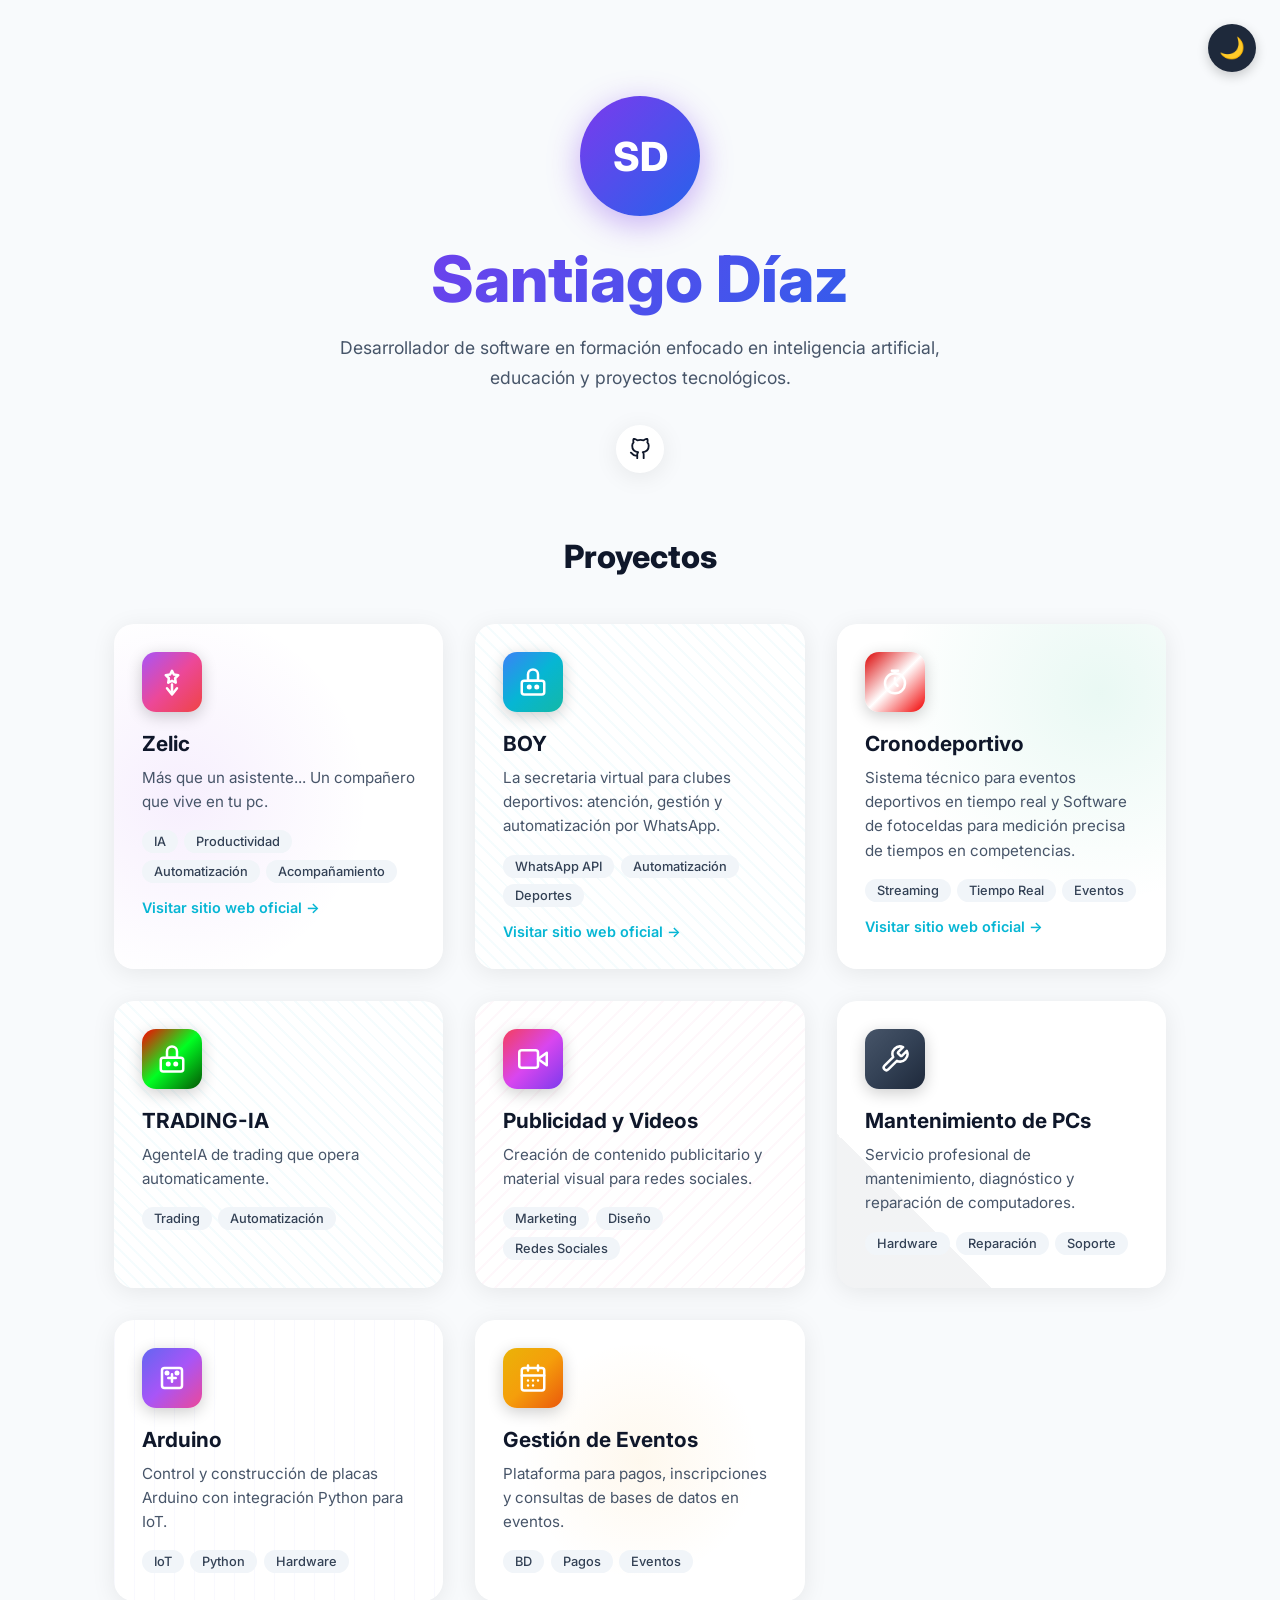
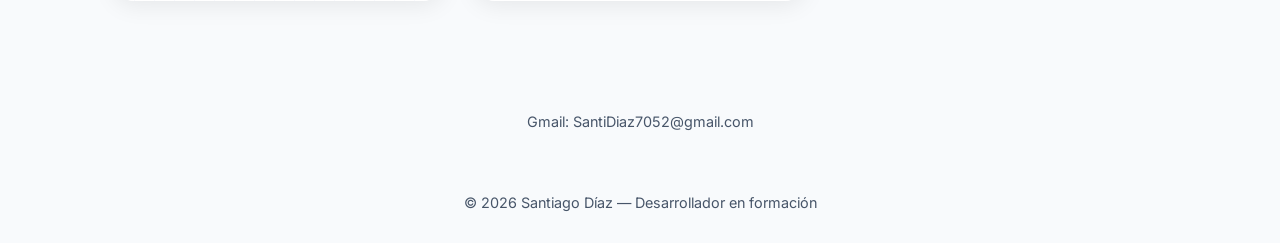
<file: index.html>
<!DOCTYPE html>
<html lang="es">
<head>
  <meta charset="UTF-8" />
  <meta name="viewport" content="width=device-width, initial-scale=1.0" />
  <title>Santiago Díaz - Portafolio</title>
  <link rel="preconnect" href="https://fonts.googleapis.com" />
  <link href="https://fonts.googleapis.com/css2?family=Inter:wght@400;500;600;700;800&display=swap" rel="stylesheet" />
  <style>
    *, *::before, *::after { box-sizing: border-box; margin: 0; padding: 0; }

    :root {
      --bg: #f8fafc;
      --surface: #ffffff;
      --text: #0f172a;
      --subtext: #475569;
      --tag-bg: #f1f5f9;
      --tag-text: #334155;
      --shadow: 0 4px 24px rgba(0,0,0,0.08);
      --shadow-hover: 0 12px 40px rgba(0,0,0,0.15);
    }

    body.dark {
      --bg: #030712;
      --surface: #111827;
      --text: #f9fafb;
      --subtext: #9ca3af;
      --tag-bg: #1f2937;
      --tag-text: #d1d5db;
      --shadow: 0 4px 24px rgba(0,0,0,0.4);
      --shadow-hover: 0 12px 40px rgba(0,0,0,0.6);
    }

    body {
      font-family: 'Inter', sans-serif;
      background: var(--bg);
      color: var(--text);
      transition: background 0.4s, color 0.4s;
      min-height: 100vh;
    }

    /* Toggle */
    #toggle {
      position: fixed;
      top: 1.5rem;
      right: 1.5rem;
      z-index: 100;
      width: 48px;
      height: 48px;
      border-radius: 50%;
      border: none;
      cursor: pointer;
      font-size: 1.3rem;
      background: #1e293b;
      color: #facc15;
      box-shadow: 0 4px 12px rgba(0,0,0,0.2);
      transition: background 0.3s, transform 0.2s;
      display: flex; align-items: center; justify-content: center;
    }
    body.dark #toggle { background: #facc15; color: #1e293b; }
    #toggle:hover { transform: scale(1.1); }

    /* Hero */
    .hero {
      text-align: center;
      padding: 6rem 1rem 4rem;
      max-width: 700px;
      margin: 0 auto;
    }

    .avatar {
      width: 120px;
      height: 120px;
      border-radius: 50%;
      background: linear-gradient(135deg, #7c3aed, #2563eb);
      color: white;
      font-size: 2.5rem;
      font-weight: 800;
      display: flex;
      align-items: center;
      justify-content: center;
      margin: 0 auto 1.5rem;
      box-shadow: 0 8px 32px rgba(124, 58, 237, 0.4);
      animation: popIn 0.6s cubic-bezier(0.34, 1.56, 0.64, 1) both;
    }

    @keyframes popIn {
      from { transform: scale(0); opacity: 0; }
      to   { transform: scale(1); opacity: 1; }
    }

    .hero h1 {
      font-size: clamp(2.5rem, 6vw, 4rem);
      font-weight: 800;
      background: linear-gradient(135deg, #7c3aed, #2563eb);
      -webkit-background-clip: text;
      -webkit-text-fill-color: transparent;
      background-clip: text;
      margin-bottom: 1rem;
      animation: fadeUp 0.7s 0.15s ease both;
    }

    .hero p {
      font-size: 1.1rem;
      color: var(--subtext);
      line-height: 1.7;
      margin-bottom: 2rem;
      animation: fadeUp 0.7s 0.25s ease both;
    }

    @keyframes fadeUp {
      from { opacity: 0; transform: translateY(20px); }
      to   { opacity: 1; transform: translateY(0); }
    }

    .socials {
      display: flex;
      gap: 1rem;
      justify-content: center;
      animation: fadeUp 0.7s 0.35s ease both;
    }

    .social-link {
      width: 48px;
      height: 48px;
      border-radius: 50%;
      background: var(--surface);
      color: var(--text);
      display: flex;
      align-items: center;
      justify-content: center;
      box-shadow: var(--shadow);
      text-decoration: none;
      transition: transform 0.2s, box-shadow 0.2s;
    }
    .social-link:hover { transform: translateY(-3px); box-shadow: var(--shadow-hover); }
    .social-link svg { width: 22px; height: 22px; fill: none; stroke: currentColor; stroke-width: 2; stroke-linecap: round; stroke-linejoin: round; }

    /* Section title */
    .section-title {
      text-align: center;
      font-size: 2rem;
      font-weight: 800;
      margin-bottom: 3rem;
      animation: fadeUp 0.7s 0.4s ease both;
    }

    /* Grid */
    .grid {
      display: grid;
      grid-template-columns: repeat(auto-fill, minmax(300px, 1fr));
      gap: 2rem;
      max-width: 1100px;
      margin: 0 auto;
      padding: 0 1.5rem 5rem;
    }

    /* Card */
    .card {
      background: var(--surface);
      border-radius: 20px;
      padding: 1.75rem;
      box-shadow: var(--shadow);
      position: relative;
      overflow: hidden;
      transition: transform 0.25s ease, box-shadow 0.25s ease;
      animation: fadeUp 0.6s ease both;
    }
    .card:hover {
      transform: translateY(-10px);
      box-shadow: var(--shadow-hover);
    }

    .card-glow {
      position: absolute;
      inset: 0;
      opacity: 0;
      transition: opacity 0.3s;
      pointer-events: none;
    }
    .card:hover .card-glow { opacity: 0.08; }

    .card-border {
      position: absolute;
      inset: 0;
      border-radius: 20px;
      padding: 2px;
      opacity: 0;
      transition: opacity 0.3s;
      pointer-events: none;
      -webkit-mask: linear-gradient(#fff 0 0) content-box, linear-gradient(#fff 0 0);
      -webkit-mask-composite: xor;
      mask-composite: exclude;
    }
    .card:hover .card-border { opacity: 1; }

    .icon-box {
      width: 60px;
      height: 60px;
      border-radius: 14px;
      display: flex;
      align-items: center;
      justify-content: center;
      margin-bottom: 1.2rem;
      box-shadow: 0 4px 16px rgba(0,0,0,0.2);
    }
    .icon-box svg { width: 30px; height: 30px; fill: none; stroke: white; stroke-width: 2; stroke-linecap: round; stroke-linejoin: round; }

    .card h3 { font-size: 1.3rem; font-weight: 700; margin-bottom: 0.6rem; }
    .card p  { font-size: 0.95rem; color: var(--subtext); line-height: 1.6; margin-bottom: 1rem; }

    .tags { display: flex; flex-wrap: wrap; gap: 0.4rem; }
    .tag {
      padding: 0.25rem 0.75rem;
      border-radius: 999px;
      font-size: 0.8rem;
      font-weight: 500;
      background: var(--tag-bg);
      color: var(--tag-text);
    }

    footer {
      text-align: center;
      padding: 2rem;
      color: var(--subtext);
      font-size: 0.9rem;
    }

    /* Stagger delays */
    .card:nth-child(1) { animation-delay: 0.05s; }
    .card:nth-child(2) { animation-delay: 0.10s; }
    .card:nth-child(3) { animation-delay: 0.15s; }
    .card:nth-child(4) { animation-delay: 0.20s; }
    .card:nth-child(5) { animation-delay: 0.25s; }
    .card:nth-child(6) { animation-delay: 0.30s; }
    .card:nth-child(7) { animation-delay: 0.35s; }
    .card:nth-child(8) { animation-delay: 0.40s; }
  </style>
</head>
<body>

  <button id="toggle" onclick="toggleDark()" title="Cambiar tema">🌙</button>

  <div class="hero">
    <div class="avatar">SD</div>
    <h1>Santiago Díaz</h1>
    <p>Desarrollador de software en formación enfocado en inteligencia artificial, educación y proyectos tecnológicos.</p>
    <div class="socials">
      <a class="social-link" href="https://github.com/SantiagoDiaz7052/santiagodiaz.github.io" target="_blank" title="GitHub">
        <svg viewBox="0 0 24 24"><path d="M9 19c-5 1.5-5-2.5-7-3m14 6v-3.87a3.37 3.37 0 0 0-.94-2.61c3.14-.35 6.44-1.54 6.44-7A5.44 5.44 0 0 0 20 4.77 5.07 5.07 0 0 0 19.91 1S18.73.65 16 2.48a13.38 13.38 0 0 0-7 0C6.27.65 5.09 1 5.09 1A5.07 5.07 0 0 0 5 4.77a5.44 5.44 0 0 0-1.5 3.78c0 5.42 3.3 6.61 6.44 7A3.37 3.37 0 0 0 9 18.13V22"/></svg>
      </a>
    </div>
  </div>

  <h2 class="section-title">Proyectos</h2>

  <div class="grid">

    <!-- Zelic -->
    <div class="card" style="background-image: radial-gradient(circle at 20% 50%, rgba(147,51,234,0.08) 0%, transparent 60%)">
      <div class="card-glow" style="background: linear-gradient(135deg,#a855f7,#ec4899,#ef4444)"></div>
      <div class="card-border" style="background: linear-gradient(135deg,#a855f7,#ec4899,#ef4444)"></div>
      <div class="icon-box" style="background: linear-gradient(135deg,#a855f7,#ec4899,#ef4444)">
        <svg viewBox="0 0 24 24"><path d="M12 3l1.5 3 3.5.5-2.5 2.5.5 3.5L12 11l-3 1.5.5-3.5L7 6.5l3.5-.5z"/><path d="M12 14v8M8 17l4 5 4-5"/></svg>
      </div>
      <h3>Zelic</h3>
      <p>Más que un asistente... Un compañero que vive en tu pc.</p>
      <div class="tags">
        <span class="tag">IA</span>
        <span class="tag">Productividad</span>
        <span class="tag">Automatización</span>
        <span class="tag">Acompañamiento</span>
      </div>
      <!-- Enlace a la página web oficial -->
      <a href="https://zelic.onrender.com/" target="_blank" rel="noopener noreferrer" style="display: inline-block; margin-top: 1rem; color: #06b6d4; font-weight: 600; text-decoration: none; font-size: 0.9rem;">
        Visitar sitio web oficial →
      </a>
    </div>

<!-- StarBOT / BOY -->
    <div class="card" style="background-image: repeating-linear-gradient(45deg, rgba(6,182,212,0.04) 0px, rgba(6,182,212,0.04) 2px, transparent 2px, transparent 10px)">
      <div class="card-glow" style="background: linear-gradient(135deg,#3b82f6,#06b6d4,#14b8a6)"></div>
      <div class="card-border" style="background: linear-gradient(135deg,#3b82f6,#06b6d4,#14b8a6)"></div>
      <div class="icon-box" style="background: linear-gradient(135deg,#3b82f6,#06b6d4,#14b8a6)">
        <svg viewBox="0 0 24 24"><rect x="3" y="11" width="18" height="11" rx="2"/><path d="M12 2a4 4 0 0 1 4 4v5H8V6a4 4 0 0 1 4-4z"/><circle cx="9" cy="16" r="1" fill="white"/><circle cx="15" cy="16" r="1" fill="white"/></svg>
      </div>
      <h3>BOY</h3>
      <p>La secretaria virtual para clubes deportivos: atención, gestión y automatización por WhatsApp.</p>
      <div class="tags">
        <span class="tag">WhatsApp API</span>
        <span class="tag">Automatización</span>
        <span class="tag">Deportes</span>
      </div>
      <!-- Enlace a la página web oficial -->
      <a href="https://secretariaboy.com" target="_blank" rel="noopener noreferrer" style="display: inline-block; margin-top: 1rem; color: #06b6d4; font-weight: 600; text-decoration: none; font-size: 0.9rem;">
        Visitar sitio web oficial →
      </a>
    </div>


    <!-- Transmisiones -->
    <div class="card" style="background-image: radial-gradient(circle at 80% 20%, rgba(16,185,129,0.09) 0%, transparent 55%)">
      <div class="card-glow" style="background: linear-gradient(135deg,hsl(0, 97%, 46%),#ffffff,#e40303)"></div>
      <div class="card-border" style="background: linear-gradient(135deg,#cc1919,#ffffff,#ff0000)"></div>
      <div class="icon-box" style="background: linear-gradient(135deg,rgb(219, 4, 4),#ffffff,#f10000)">
        <svg viewBox="0 0 24 24"><circle cx="12" cy="13" r="8"/><path d="M12 9v4l2 2"/><path d="M9.5 3h5M12 3v2"/></svg>
      </div>
      <h3>Cronodeportivo</h3>
      <p>Sistema técnico para eventos deportivos en tiempo real y Software de fotoceldas para medición precisa de tiempos en competencias.</p>
      <div class="tags">
        <span class="tag">Streaming</span>
        <span class="tag">Tiempo Real</span>
        <span class="tag">Eventos</span>
      </div>
      <!-- Enlace a la página web oficial -->
      <a href="https://cronodeportivo.co" target="_blank" rel="noopener noreferrer" style="display: inline-block; margin-top: 1rem; color: #06b6d4; font-weight: 600; text-decoration: none; font-size: 0.9rem;">
        Visitar sitio web oficial →
      </a>
    </div>

    <!-- TRADING -->
    <div class="card" style="background-image: repeating-linear-gradient(45deg, rgba(6,182,212,0.04) 0px, rgba(6,182,212,0.04) 2px, transparent 2px, transparent 10px)">
      <div class="card-glow" style="background: linear-gradient(135deg,#ff0000,#00ff00,#207206)"></div>
      <div class="card-border" style="background: linear-gradient(135deg,#ff0000,#00ff37,#06550a)"></div>
      <div class="icon-box" style="background: linear-gradient(135deg,#ff0000,#00ff22,#045504)">
        <svg viewBox="0 0 24 24"><rect x="3" y="11" width="18" height="11" rx="2"/><path d="M12 2a4 4 0 0 1 4 4v5H8V6a4 4 0 0 1 4-4z"/><circle cx="9" cy="16" r="1" fill="white"/><circle cx="15" cy="16" r="1" fill="white"/></svg>
      </div>
      <h3>TRADING-IA</h3>
      <p>AgenteIA de trading que opera automaticamente.</p>
      <div class="tags">
        <span class="tag">Trading</span>
        <span class="tag">Automatización</span>
      </div>
    </div>


    <!-- Publicidad -->
    <div class="card" style="background-image: repeating-linear-gradient(135deg, rgba(236,72,153,0.04) 0px, rgba(236,72,153,0.04) 2px, transparent 2px, transparent 12px)">
      <div class="card-glow" style="background: linear-gradient(135deg,#f43f5e,#d946ef,#7c3aed)"></div>
      <div class="card-border" style="background: linear-gradient(135deg,#f43f5e,#d946ef,#7c3aed)"></div>
      <div class="icon-box" style="background: linear-gradient(135deg,#f43f5e,#d946ef,#7c3aed)">
        <svg viewBox="0 0 24 24"><polygon points="23 7 16 12 23 17 23 7"/><rect x="1" y="5" width="15" height="14" rx="2"/></svg>
      </div>
      <h3>Publicidad y Videos</h3>
      <p>Creación de contenido publicitario y material visual para redes sociales.</p>
      <div class="tags">
        <span class="tag">Marketing</span>
        <span class="tag">Diseño</span>
        <span class="tag">Redes Sociales</span>
      </div>
    </div>

    <!-- Mantenimiento -->
    <div class="card" style="background-image: linear-gradient(45deg, rgba(71,85,105,0.07) 25%, transparent 25%)">
      <div class="card-glow" style="background: linear-gradient(135deg,#475569,#334155,#1e293b)"></div>
      <div class="card-border" style="background: linear-gradient(135deg,#475569,#334155,#1e293b)"></div>
      <div class="icon-box" style="background: linear-gradient(135deg,#475569,#334155,#1e293b)">
        <svg viewBox="0 0 24 24"><path d="M14.7 6.3a1 1 0 0 0 0 1.4l1.6 1.6a1 1 0 0 0 1.4 0l3.77-3.77a6 6 0 0 1-7.94 7.94l-6.91 6.91a2.12 2.12 0 0 1-3-3l6.91-6.91a6 6 0 0 1 7.94-7.94l-3.76 3.76z"/></svg>
      </div>
      <h3>Mantenimiento de PCs</h3>
      <p>Servicio profesional de mantenimiento, diagnóstico y reparación de computadores.</p>
      <div class="tags">
        <span class="tag">Hardware</span>
        <span class="tag">Reparación</span>
        <span class="tag">Soporte</span>
      </div>
    </div>


    <!-- Arduino -->
    <div class="card" style="background-image: repeating-linear-gradient(90deg, rgba(99,102,241,0.04) 0px, rgba(99,102,241,0.04) 1px, transparent 1px, transparent 20px)">
      <div class="card-glow" style="background: linear-gradient(135deg,#6366f1,#a855f7,#ec4899)"></div>
      <div class="card-border" style="background: linear-gradient(135deg,#6366f1,#a855f7,#ec4899)"></div>
      <div class="icon-box" style="background: linear-gradient(135deg,#6366f1,#a855f7,#ec4899)">
        <svg viewBox="0 0 24 24"><rect x="4" y="4" width="16" height="16" rx="2"/><path d="M9 12h6M12 9v6"/><circle cx="8" cy="8" r="1" fill="white"/><circle cx="16" cy="8" r="1" fill="white"/></svg>
      </div>
      <h3>Arduino</h3>
      <p>Control y construcción de placas Arduino con integración Python para IoT.</p>
      <div class="tags">
        <span class="tag">IoT</span>
        <span class="tag">Python</span>
        <span class="tag">Hardware</span>
      </div>
    </div>

    <!-- Gestión de Eventos -->
    <div class="card" style="background-image: radial-gradient(circle at 50% 50%, rgba(245,158,11,0.07) 0%, transparent 55%)">
      <div class="card-glow" style="background: linear-gradient(135deg,#eab308,#f59e0b,#ea580c)"></div>
      <div class="card-border" style="background: linear-gradient(135deg,#eab308,#f59e0b,#ea580c)"></div>
      <div class="icon-box" style="background: linear-gradient(135deg,#eab308,#f59e0b,#ea580c)">
        <svg viewBox="0 0 24 24"><rect x="3" y="4" width="18" height="18" rx="2"/><path d="M16 2v4M8 2v4M3 10h18"/><path d="M8 14h.01M12 14h.01M16 14h.01M8 18h.01M12 18h.01"/></svg>
      </div>
      <h3>Gestión de Eventos</h3>
      <p>Plataforma para pagos, inscripciones y consultas de bases de datos en eventos.</p>
      <div class="tags">
        <span class="tag">BD</span>
        <span class="tag">Pagos</span>
        <span class="tag">Eventos</span>
      </div>
    </div>

  </div>

  <footer>Gmail: SantiDiaz7052@gmail.com</footer>

  <footer>© 2026 Santiago Díaz — Desarrollador en formación</footer>

  <script>
    function toggleDark() {
      const dark = document.body.classList.toggle('dark');
      document.getElementById('toggle').textContent = dark ? '☀️' : '🌙';
    }
  </script>

</body>
</html>
</file>
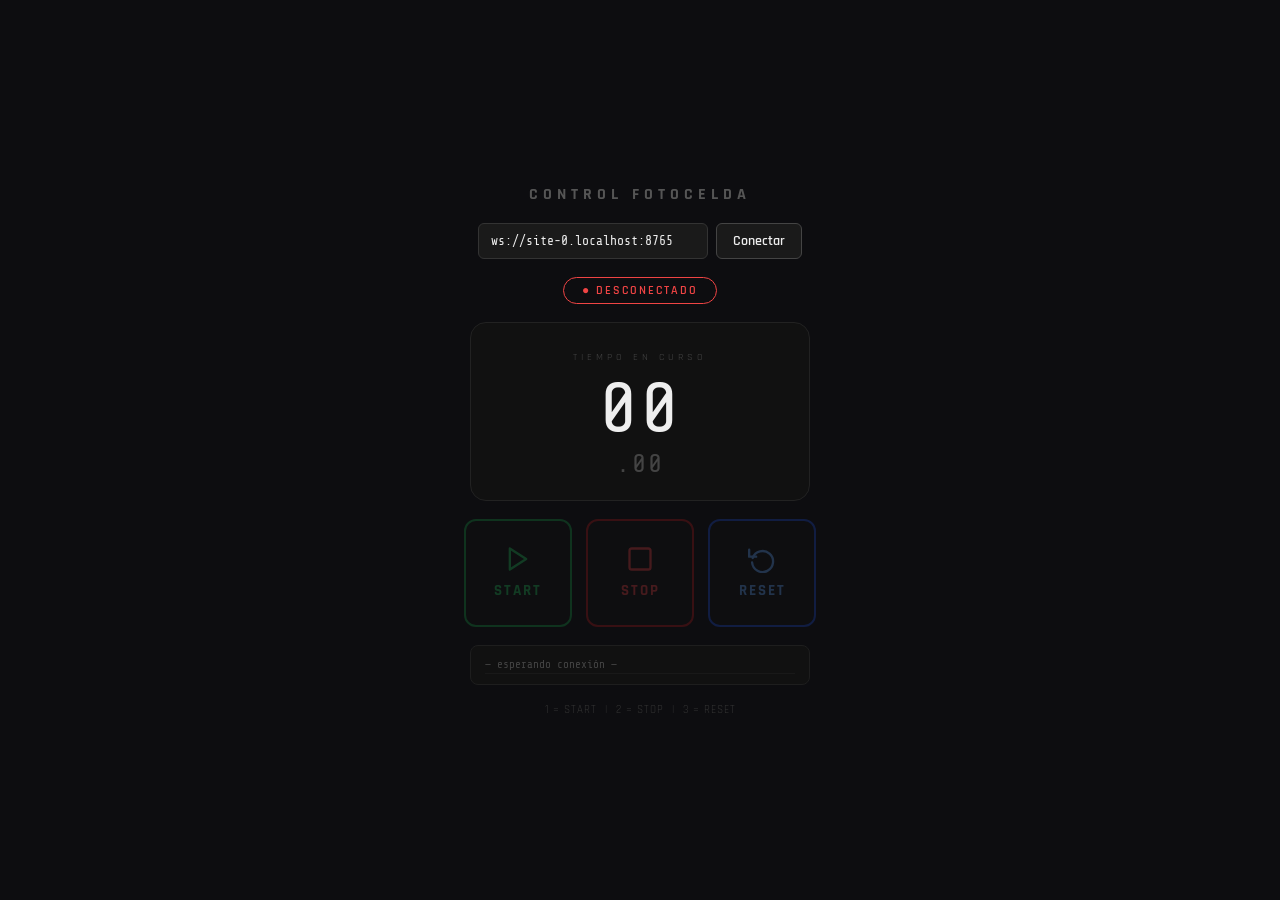
<file: control.html>
<!DOCTYPE html>
<html lang="es">
<head>
<meta charset="UTF-8">
<title>Control Fotocelda</title>
<style>
  @import url('https://fonts.googleapis.com/css2?family=Share+Tech+Mono&family=Rajdhani:wght@600;700&display=swap');

  * { box-sizing: border-box; margin: 0; padding: 0; }

  body {
    font-family: 'Rajdhani', sans-serif;
    background: #0d0d10;
    color: #eee;
    min-height: 100vh;
    display: flex;
    flex-direction: column;
    align-items: center;
    justify-content: center;
    gap: 18px;
    padding: 24px 16px;
  }

  h1 { font-size: 16px; letter-spacing: 5px; color: #555; }

  /* Conexión */
  .conn { display: flex; gap: 8px; }
  .conn input {
    background: #1a1a1a; border: 1px solid #333; color: #eee;
    padding: 8px 12px; border-radius: 6px;
    font-family: 'Share Tech Mono', monospace; font-size: 13px; width: 230px;
  }
  .conn button {
    background: #1a1a1a; border: 1px solid #444; color: #eee;
    padding: 8px 16px; border-radius: 6px; cursor: pointer;
    font-family: 'Rajdhani', sans-serif; font-size: 14px; font-weight: 600;
  }
  .conn button:hover { background: #252525; }

  /* Status */
  .status {
    font-size: 12px; padding: 5px 18px; border-radius: 20px;
    border: 1px solid #333; color: #555; letter-spacing: 2px;
    font-weight: 600;
  }
  .status.ok  { border-color: #22c55e; color: #22c55e; }
  .status.err { border-color: #ef4444; color: #ef4444; }

  /* Cronómetro */
  .clock-wrap {
    background: #111;
    border: 1px solid #222;
    border-radius: 16px;
    padding: 28px 40px 22px;
    text-align: center;
    min-width: 340px;
  }

  .clock-label {
    font-size: 10px; letter-spacing: 4px; color: #444;
    text-transform: uppercase; margin-bottom: 10px;
  }

  .clock {
    font-family: 'Share Tech Mono', monospace;
    font-size: 72px;
    line-height: 1;
    color: #eee;
    letter-spacing: 2px;
    transition: color 0.3s;
  }
  .clock.running { color: #22c55e; }
  .clock.stopped { color: #ef4444; }

  .clock-ms {
    font-family: 'Share Tech Mono', monospace;
    font-size: 26px;
    color: #444;
    margin-top: 4px;
    letter-spacing: 2px;
    transition: color 0.3s;
  }
  .clock-ms.running { color: #16a34a; }
  .clock-ms.stopped { color: #b91c1c; }

  /* Botones principales */
  .buttons { display: flex; gap: 14px; }

  .btn {
    width: 108px; height: 108px;
    border-radius: 12px;
    border: 2px solid #333;
    background: #111;
    color: #555;
    font-family: 'Rajdhani', sans-serif;
    font-size: 15px; font-weight: 700; letter-spacing: 2px;
    cursor: pointer;
    display: flex; flex-direction: column;
    align-items: center; justify-content: center; gap: 8px;
    transition: all 0.15s;
  }
  .btn svg { width: 28px; height: 28px; }
  .btn:hover:not(:disabled) { transform: translateY(-2px); }
  .btn:active:not(:disabled) { transform: scale(0.96); }
  .btn:disabled { opacity: 0.25; cursor: not-allowed; }

  .btn.start { border-color: #16a34a; color: #22c55e; }
  .btn.start:hover:not(:disabled) { background: #052e16; }
  .btn.stop  { border-color: #b91c1c; color: #ef4444; }
  .btn.stop:hover:not(:disabled)  { background: #2d0a0a; }
  .btn.reset { border-color: #1d4ed8; color: #60a5fa; }
  .btn.reset:hover:not(:disabled) { background: #0c1a3a; }

  /* Log */
  .log {
    background: #111; border: 1px solid #1e1e1e;
    border-radius: 8px; padding: 10px 14px;
    width: 340px; max-height: 120px; overflow-y: auto;
    font-family: 'Share Tech Mono', monospace; font-size: 11px; color: #444;
  }
  .log div { padding: 2px 0; border-bottom: 1px solid #191919; }
  .log .ok  { color: #22c55e; }
  .log .err { color: #ef4444; }
  .log .info { color: #60a5fa; }

  .hint { font-size: 11px; color: #333; letter-spacing: 1px; }
</style>
</head>
<body>

<h1>CONTROL FOTOCELDA</h1>

<div class="conn">
  <input id="ws-url" placeholder="ws://IP:8765" />
  <button onclick="conectar()">Conectar</button>
</div>

<div class="status err" id="status">● DESCONECTADO</div>

<div class="clock-wrap">
  <div class="clock-label">Tiempo en curso</div>
  <div class="clock" id="clock">00:00</div>
  <div class="clock-ms" id="clock-ms">.000</div>
</div>

<div class="buttons">
  <button class="btn start" id="b-start" onclick="cmd('START')" disabled>
    <svg viewBox="0 0 24 24" fill="none" stroke="currentColor" stroke-width="2" stroke-linecap="round" stroke-linejoin="round">
      <polygon points="5 3 19 12 5 21 5 3"/>
    </svg>
    START
  </button>
  <button class="btn stop" id="b-stop" onclick="cmd('STOP')" disabled>
    <svg viewBox="0 0 24 24" fill="none" stroke="currentColor" stroke-width="2" stroke-linecap="round" stroke-linejoin="round">
      <rect x="3" y="3" width="18" height="18" rx="2"/>
    </svg>
    STOP
  </button>
  <button class="btn reset" id="b-reset" onclick="cmd('RESET')" disabled>
    <svg viewBox="0 0 24 24" fill="none" stroke="currentColor" stroke-width="2" stroke-linecap="round" stroke-linejoin="round">
      <polyline points="1 4 1 10 7 10"/><path d="M3.51 15a9 9 0 1 0 .49-3.87"/>
    </svg>
    RESET
  </button>
</div>

<div class="log" id="log"><div>— esperando conexión —</div></div>
<div class="hint">1 = START &nbsp;|&nbsp; 2 = STOP &nbsp;|&nbsp; 3 = RESET</div>

<script>
// ── WebSocket ────────────────────────────────────────
let ws = null;
const serverHost = location.hostname || "localhost";
document.getElementById('ws-url').value = `ws://${serverHost}:8765`;

function addLog(msg, cls) {
  const box = document.getElementById('log');
  const d = document.createElement('div');
  if (cls) d.className = cls;
  const t = new Date().toLocaleTimeString('es', {hour12: false});
  d.textContent = `[${t}] ${msg}`;
  box.insertBefore(d, box.firstChild);
  if (box.children.length > 30) box.removeChild(box.lastChild);
}

function setConnected(ok) {
  const s = document.getElementById('status');
  s.textContent = ok ? '● CONECTADO' : '● DESCONECTADO';
  s.className = 'status ' + (ok ? 'ok' : 'err');
  ['b-start','b-stop','b-reset'].forEach(id => document.getElementById(id).disabled = !ok);
}

function conectar() {
  const url = document.getElementById('ws-url').value.trim();
  if (ws) { try { ws.close(); } catch(e){} }
  addLog(`Conectando a ${url}…`);
  ws = new WebSocket(url);
  ws.onopen    = () => { setConnected(true);  addLog('Conexión establecida ✓', 'ok'); };
  ws.onmessage = (e) => {
    const d = JSON.parse(e.data);
    if (d.tipo === 'ack') {
      addLog(`${d.cmd} → ${d.res}`, d.res.startsWith('OK') ? 'ok' : 'err');
    } else if (d.tipo === 'ok') {
      addLog(d.msg, 'ok');
    } else if (d.tipo === 'auto_stop') {
      running = false;
      elapsed = d.elapsed;
      cancelAnimationFrame(raf);
      tick();
      setClockStyle('stopped');
      document.getElementById('b-start').disabled = false;
      document.getElementById('b-stop').disabled  = true;
      addLog(`⏱ AUTO-STOP fotocelda → ${d.display}s`, 'ok');
      if (bc) bc.postMessage({ cmd: 'STOP', elapsed: d.elapsed });
    }
  };
  ws.onerror = () => addLog('Error WebSocket', 'err');
  ws.onclose = () => { setConnected(false); addLog('Conexión cerrada'); ws = null; };
}

// ── Cronómetro local ─────────────────────────────────
let running  = false;
let startAt  = 0;
let elapsed  = 0;
let raf      = null;

// BroadcastChannel para sincronizar con el overlay OBS
let bc = null;
try { bc = new BroadcastChannel('cron_patinaje'); } catch(e) {}

function pad(n, w=2) { return String(n).padStart(w, '0'); }

function tick() {
  const ms  = running ? Date.now() - startAt : elapsed;
  const sec = Math.floor(ms / 1000);
  const fra = Math.floor((ms % 1000) / 10);

  document.getElementById('clock').textContent    = `${pad(sec, 2)}`;
  document.getElementById('clock-ms').textContent = `.${pad(fra, 2)}`;

  if (running) raf = requestAnimationFrame(tick);
}

function setClockStyle(state) {
  document.getElementById('clock').className    = 'clock '    + (state === 'running' ? 'running' : state === 'stopped' ? 'stopped' : '');
  document.getElementById('clock-ms').className = 'clock-ms ' + (state === 'running' ? 'running' : state === 'stopped' ? 'stopped' : '');
}

function cronStart() {
  if (running) return;
  running = true;
  startAt = Date.now() - elapsed;
  setClockStyle('running');
  raf = requestAnimationFrame(tick);
  if (bc) bc.postMessage({ cmd: 'START', elapsed });
}

function cronStop() {
  if (!running) return;
  running = false;
  elapsed = Date.now() - startAt;
  cancelAnimationFrame(raf);
  tick();
  setClockStyle('stopped');
  if (bc) bc.postMessage({ cmd: 'STOP', elapsed });
}

function cronReset() {
  running = false;
  elapsed = 0;
  cancelAnimationFrame(raf);
  tick();
  setClockStyle('');
  if (bc) bc.postMessage({ cmd: 'RESET' });
}

// ── Comando unificado (UDP + cronómetro) ─────────────
function cmd(c) {
  // 1) UDP via WebSocket
  if (ws && ws.readyState === 1) {
    ws.send(JSON.stringify({ cmd: c }));
  } else {
    addLog('Sin conexión al bridge — solo cronómetro local', 'err');
  }

  // 2) Cronómetro local
  if      (c === 'START') cronStart();
  else if (c === 'STOP')  cronStop();
  else if (c === 'RESET') cronReset();

  addLog(c, 'info');
}

// ── Teclado ──────────────────────────────────────────
document.addEventListener('keydown', e => {
  if (e.target.tagName === 'INPUT') return;
  if (e.key === '1') cmd('START');
  else if (e.key === '2') cmd('STOP');
  else if (e.key === '3') cmd('RESET');
});

tick();
</script>
</body>
</html>
</file>
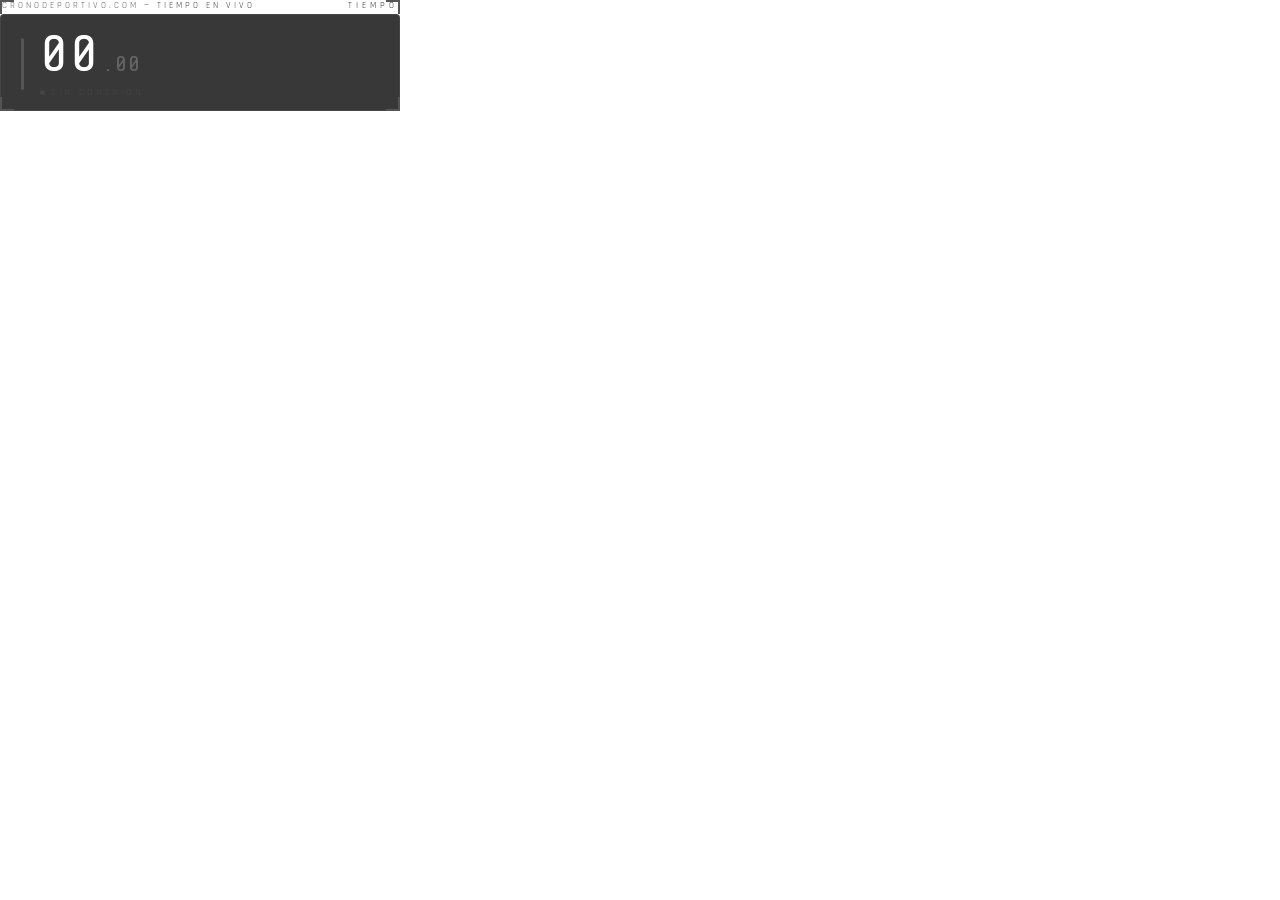
<file: overlay.html>
<!DOCTYPE html>
<html lang="es">
<head>
<meta charset="UTF-8">
<title>OBS Overlay</title>
<style>
@import url('https://fonts.googleapis.com/css2?family=Share+Tech+Mono&family=Rajdhani:wght@700&display=swap');
* { margin:0; padding:0; box-sizing:border-box; }
body { background: transparent; width: 400px; overflow: hidden; }

.overlay-wrap { position: relative; width: 400px; }

.top-bar {
  display: flex;
  justify-content: space-between;
  align-items: center;
  padding: 0 2px;
  margin-bottom: 3px;
}
.top-left {
  font-family: 'Rajdhani', sans-serif;
  font-size: 9px;
  letter-spacing: 3px;
  text-transform: uppercase;
  color: #444;
}
.top-left span { color: #666; }
.top-right {
  font-family: 'Rajdhani', sans-serif;
  font-size: 9px;
  letter-spacing: 4px;
  text-transform: uppercase;
  color: #333;
}

.corner {
  position: absolute;
  width: 14px; height: 14px;
  border-color: #555;
  border-style: solid;
  border-width: 0;
  transition: border-color 0.3s;
  z-index: 2;
}
.corner.tl { top: 0; left: 0;   border-top-width: 2px; border-left-width: 2px; }
.corner.tr { top: 0; right: 0;  border-top-width: 2px; border-right-width: 2px; }
.corner.bl { bottom: 0; left: 0;  border-bottom-width: 2px; border-left-width: 2px; }
.corner.br { bottom: 0; right: 0; border-bottom-width: 2px; border-right-width: 2px; }

.running .corner { border-color: #22c55e; }
.stopped .corner { border-color: #ef4444; }
.listo   .corner { border-color: #555; }

.overlay-inner {
  background: rgba(0,0,0,0.78);
  border: 0.5px solid rgba(255,255,255,0.07);
  border-radius: 4px;
  padding: 14px 20px 12px;
  display: flex;
  align-items: center;
  gap: 16px;
}

.left-bar {
  width: 3px; height: 52px;
  border-radius: 2px;
  background: #555;
  flex-shrink: 0;
  transition: background 0.3s;
}
.running .left-bar { background: #22c55e; }
.stopped .left-bar { background: #ef4444; }

.time-block { flex: 1; }

.time-row {
  display: flex;
  align-items: baseline;
  gap: 2px;
  line-height: 1;
}

.t-main {
  font-family: 'Share Tech Mono', monospace;
  font-size: 52px;
  color: #fff;
  letter-spacing: 2px;
}
.t-frac {
  font-family: 'Share Tech Mono', monospace;
  font-size: 22px;
  color: #666;
  letter-spacing: 1px;
}

.badge {
  font-family: 'Rajdhani', sans-serif;
  font-size: 10px;
  letter-spacing: 3px;
  text-transform: uppercase;
  color: #444;
  margin-top: 5px;
  display: flex;
  align-items: center;
  gap: 5px;
}
.running .badge { color: #22c55e; }
.stopped .badge { color: #ef4444; }

.bdot { width:5px; height:5px; border-radius:50%; background:currentColor; }
.running .bdot { animation: blink 1s ease-in-out infinite; }
@keyframes blink { 0%,100%{opacity:1} 50%{opacity:0.2} }
</style>
</head>
<body>

<div class="overlay-wrap listo" id="ow">
  <div class="top-bar">
    <div class="top-left"><span>Cronodeportivo.com</span> — Tiempo en vivo</div>
    <div class="top-right">Tiempo</div>
  </div>
  <div class="corner tl"></div>
  <div class="corner tr"></div>
  <div class="corner bl"></div>
  <div class="corner br"></div>
  <div class="overlay-inner">
    <div class="left-bar"></div>
    <div class="time-block">
      <div class="time-row">
        <span class="t-main" id="tm">00</span>
        <span class="t-frac" id="tf">.00</span>
      </div>
      <div class="badge">
        <span class="bdot"></span>
        <span id="btxt">Listo</span>
      </div>
    </div>
  </div>
</div>

<script>
let running=false, startAt=0, elapsed=0, raf=null;
const pad=(n,w=2)=>String(n).padStart(w,'0');

function tick() {
  const ms  = running ? Date.now()-startAt : elapsed;
  const sec = Math.floor(ms/1000);
  const fra = Math.floor((ms%1000)/10);
  document.getElementById('tm').textContent = pad(sec);
  document.getElementById('tf').textContent = '.'+pad(fra);
  if (running) raf = requestAnimationFrame(tick);
}

function setState(s) {
  const ow  = document.getElementById('ow');
  const txt = document.getElementById('btxt');
  ow.className = 'overlay-wrap ' + s;
  const labels = { running:'Corriendo', stopped:'Detenido', listo:'Listo' };
  txt.textContent = labels[s] || 'Listo';
}

const host = new URLSearchParams(location.search).get('host') || location.hostname || 'localhost';
const ws = new WebSocket(`ws://${host}:8765`);

ws.onmessage = ({ data }) => {
  const d = JSON.parse(data);
  if (d.tipo === 'sync' || d.tipo === 'cron') {
    const offset = d.server_time ? (Date.now() - d.server_time) : 0;
    if (d.fase === 'corriendo' || d.estado === 'corriendo') {
      running = true;
      startAt = d.start_at + offset;
      setState('running');
      if (!raf) raf = requestAnimationFrame(tick);
    } else if (d.fase === 'detenido' || d.estado === 'detenido') {
      running = false;
      elapsed = d.elapsed;
      cancelAnimationFrame(raf); raf = null;
      tick(); setState('stopped');
    } else {
      running = false; elapsed = 0;
      cancelAnimationFrame(raf); raf = null;
      tick(); setState('listo');
    }
  } else if (d.tipo === 'auto_stop') {
    running = false;
    elapsed = d.elapsed;
    cancelAnimationFrame(raf); raf = null;
    tick(); setState('stopped');
  }
};

ws.onclose = () => { setState('listo'); document.getElementById('btxt').textContent = 'Sin conexión'; };

tick();
</script>
</body>
</html>
</file>
